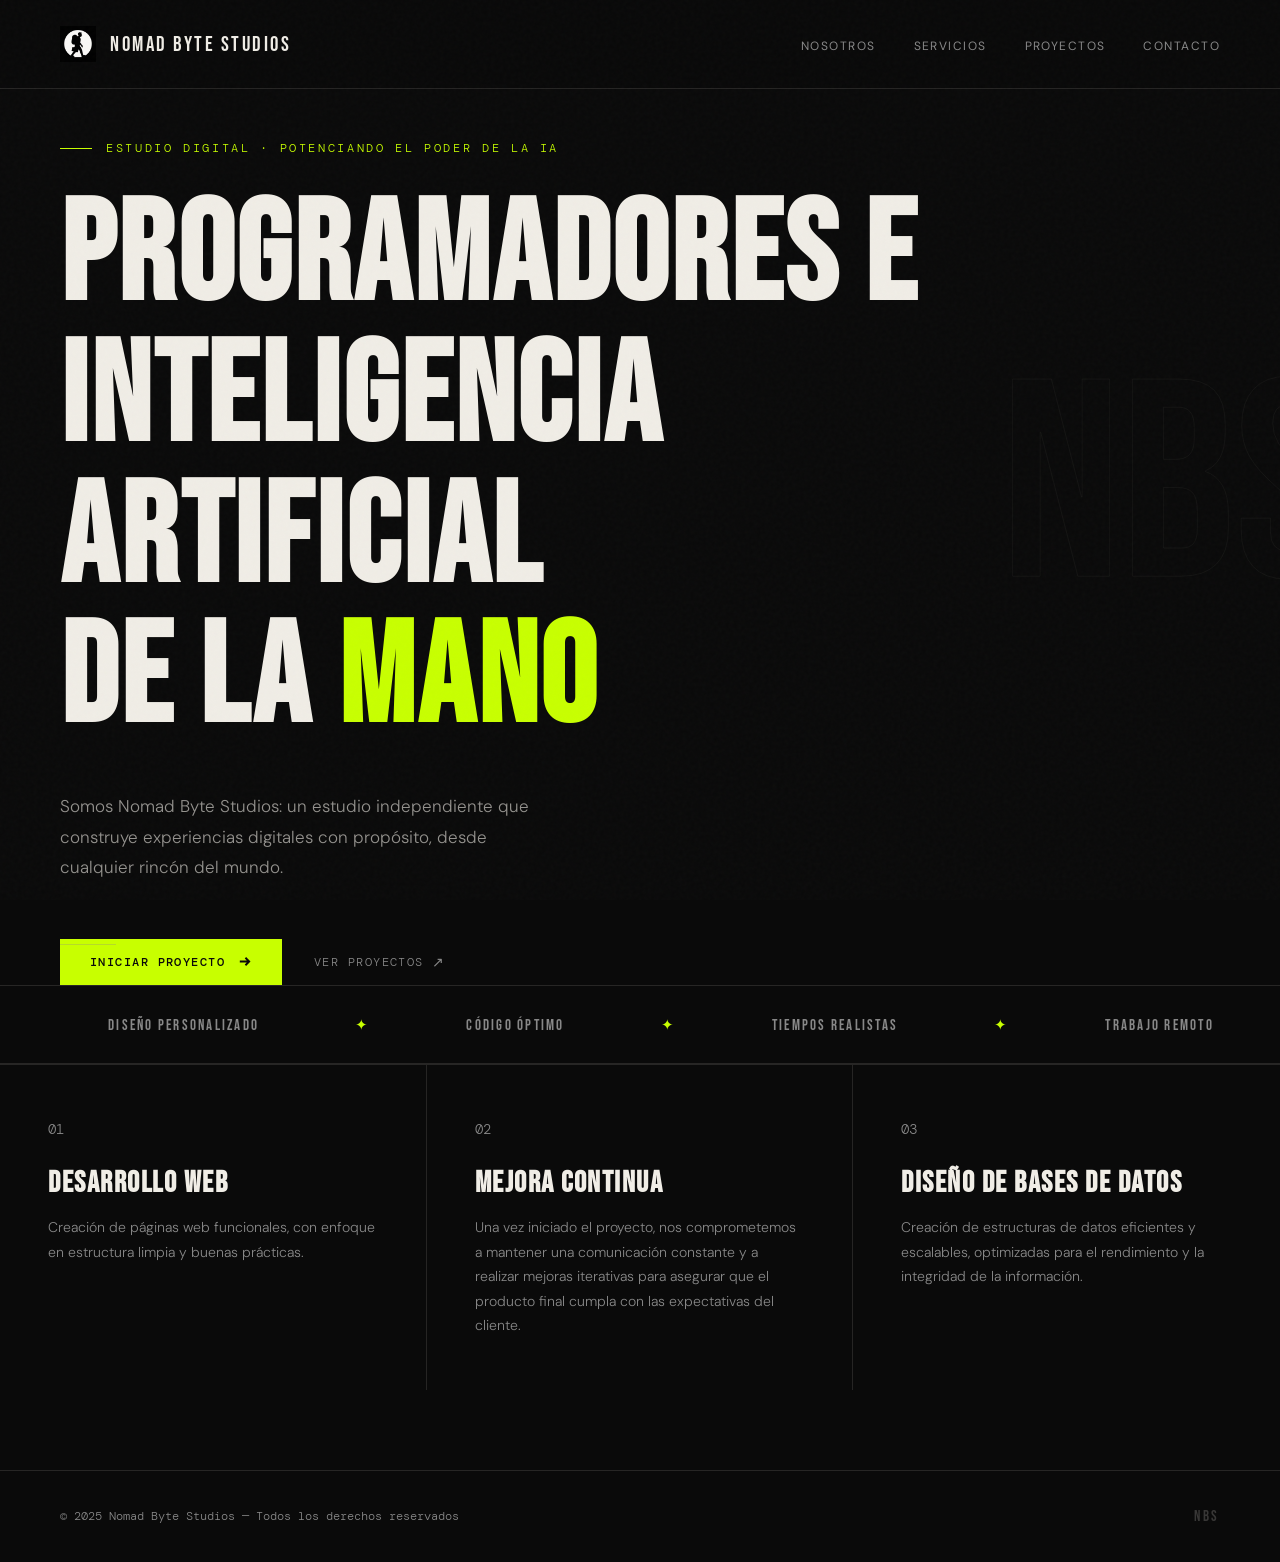
<file: index.html>
<!DOCTYPE html>
<html lang="es">
<head>
  <meta charset="UTF-8">
  <meta name="viewport" content="width=device-width, initial-scale=1.0">
  <title>Nomad Byte Studios — Inicio</title>
  <link rel="icon" type="image/png" href="assets/icono.png">
  <link rel="stylesheet" href="css/global.css">
  <link rel="stylesheet" href="css/inicio.css">
</head>
<body>

  <nav>
    <a href="index.html" class="nav-logo">
      <img src="assets/logo.png" alt="Nomad Byte Studios Logo">
      <span class="nav-logo-text">Nomad Byte Studios</span>
    </a>
    <button class="nav-toggle">
      <span></span>
      <span></span>
      <span></span>
    </button>
    <ul class="nav-links">
      <li><a href="nosotros.html">Nosotros</a></li>
      <li><a href="servicios.html">Servicios</a></li>
      <li><a href="proyectos.html">Proyectos</a></li>
      <li><a href="contacto.html">Contacto</a></li>
    </ul>
  </nav>

  <!-- Hero -->
  <section class="hero-section">
    <span class="hero-bg-text">NBS</span>

    <div class="hero-content anim-fade-up">
      <p class="hero-tag">Estudio digital · Potenciando el poder de la IA</p>
      <h1 class="hero-title">
        Programadores e<br>
        Inteligencia Artificial<br>
        de la <span class="accent">mano</span>
      </h1>
      <p class="hero-desc">
        Somos Nomad Byte Studios: un estudio independiente que construye experiencias
        digitales con propósito, desde cualquier rincón del mundo.
      </p>
      <div class="hero-actions">
        <a href="contacto.html" class="btn">
          Iniciar proyecto
          <svg viewBox="0 0 16 16" fill="none" stroke="currentColor" stroke-width="2">
            <path d="M3 8h10M9 4l4 4-4 4"/>
          </svg>
        </a>
        <a href="proyectos.html" class="hero-link">Ver proyectos</a>
      </div>
    </div>

    <div class="scroll-hint">
      <span class="scroll-line"></span>
    </div>
  </section>

  <!-- Marquee strip -->
  <div class="manifesto-strip">
    <div class="manifesto-inner">
      <span>Diseño personalizado</span>
      <span class="accent-dot">✦</span>
      <span>Código óptimo</span>
      <span class="accent-dot">✦</span>
      <span>Tiempos realistas</span>
      <span class="accent-dot">✦</span>
      <span>Trabajo remoto</span>
      <span class="accent-dot">✦</span>
      <span>Soluciones digitales</span>
      <span class="accent-dot">✦</span>
      <span>Sin fronteras</span>
      <span class="accent-dot">✦</span>
      <span>Diseño personalizado</span>
      <span class="accent-dot">✦</span>
      <span>Código óptimo</span>
      <span class="accent-dot">✦</span>
      <span>Tiempos realistas</span>
      <span class="accent-dot">✦</span>
      <span>Trabajo remoto</span>
      <span class="accent-dot">✦</span>
      <span>Soluciones digitales</span>
      <span class="accent-dot">✦</span>
      <span>Sin fronteras</span>
      <span class="accent-dot">✦</span>
    </div>
  </div>

<!-- Featured pillars -->
<div class="home-features">
  <div class="home-feature anim-fade-up anim-delay-1">
    <p class="home-feature-num">01</p>
    <h3>Desarrollo Web </h3>
    <p>Creación de páginas web funcionales, con enfoque en estructura limpia y buenas prácticas.</p>
  </div>

  <div class="home-feature anim-fade-up anim-delay-2">
    <p class="home-feature-num">02</p>
    <h3>Mejora Continua</h3>
    <p>Una vez iniciado el proyecto, nos comprometemos a mantener una comunicación constante y a realizar mejoras iterativas para asegurar que el producto final cumpla con las expectativas del cliente.</p>
  </div>

  <div class="home-feature anim-fade-up anim-delay-3">
    <p class="home-feature-num">03</p>
    <h3>Diseño de Bases de Datos</h3>
    <p>Creación de estructuras de datos eficientes y escalables, optimizadas para el rendimiento y la integridad de la información.</p>
  </div>
</div>

  <footer>
    <p>© 2025 Nomad Byte Studios — Todos los derechos reservados</p>
    <span class="footer-mark">NBS</span>
  </footer>

  <script src="js/nav.js"></script>
</body>
</html>
</file>
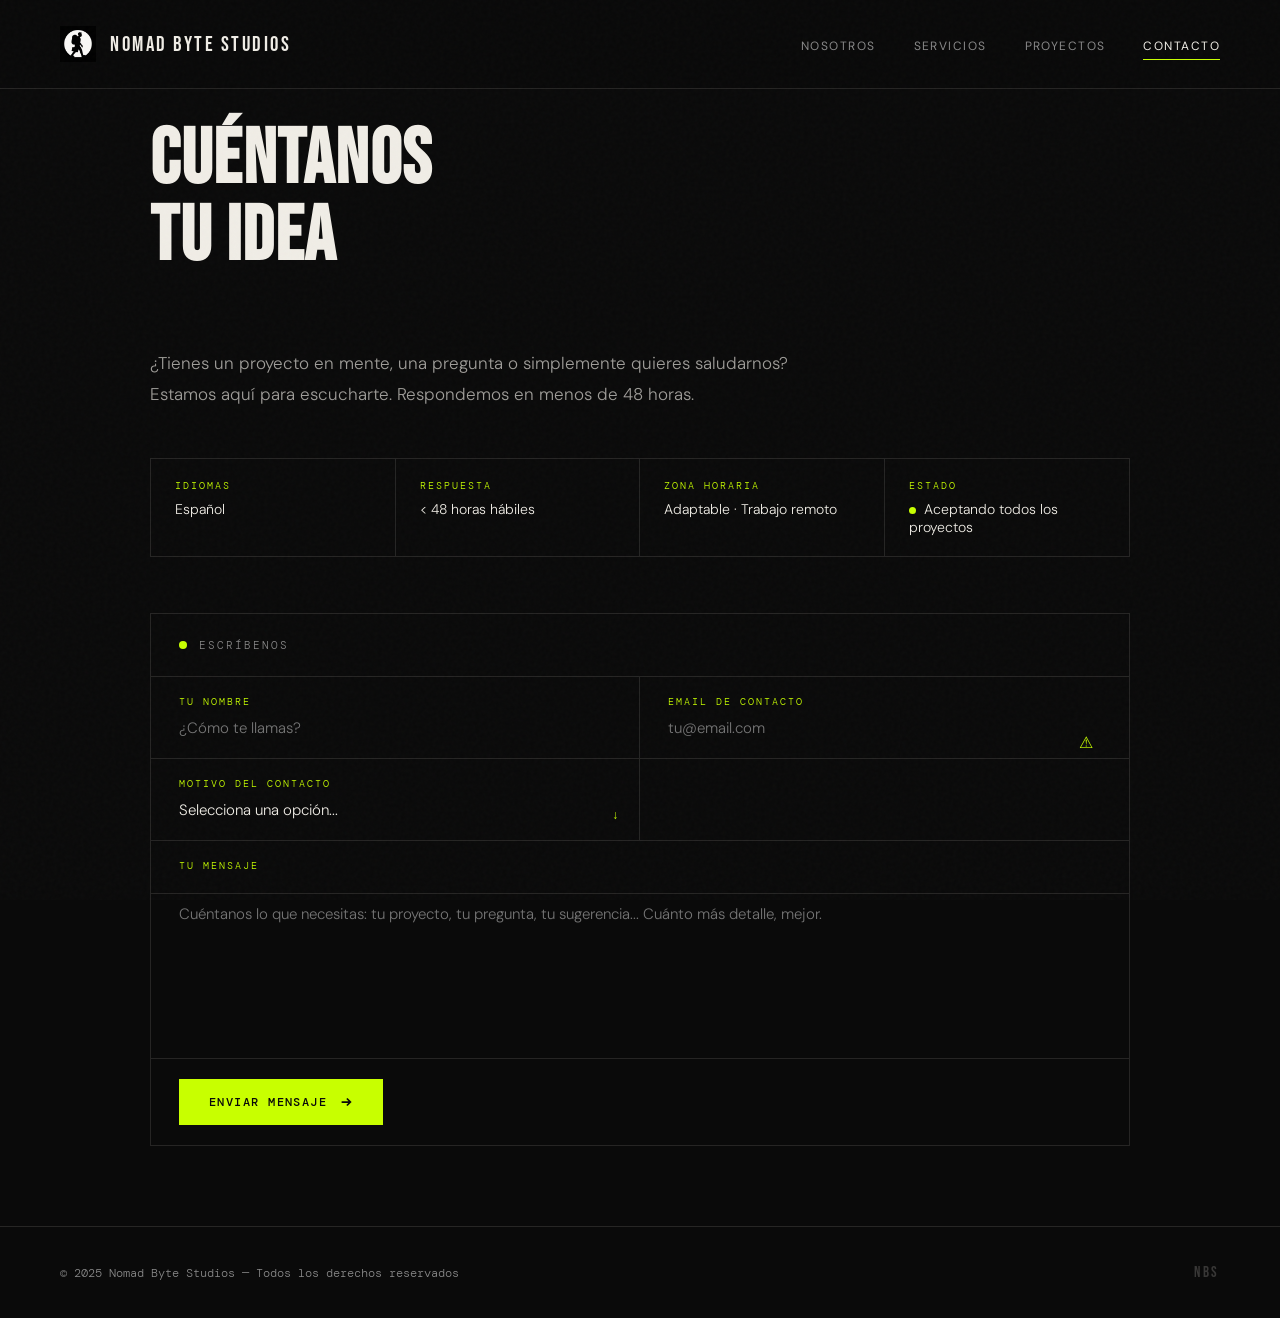
<file: contacto.html>
<!DOCTYPE html>
<html lang="es">
<head>
  <meta charset="UTF-8">
  <meta name="viewport" content="width=device-width, initial-scale=1.0">
  <title>Nomad Byte Studios — Contacto</title>
  <link rel="icon" type="image/png" href="assets/icono.png">
  <link rel="stylesheet" href="css/global.css">
  <link rel="stylesheet" href="css/contacto.css">
</head>
<body>

  <nav>
    <a href="index.html" class="nav-logo">
      <img src="assets/logo.png" alt="Nomad Byte Studios Logo">
      <span class="nav-logo-text">Nomad Byte Studios</span>
    </a>
    <button class="nav-toggle">
      <span></span>
      <span></span>
      <span></span>
    </button>
    <ul class="nav-links">
      <li><a href="nosotros.html">Nosotros</a></li>
      <li><a href="servicios.html">Servicios</a></li>
      <li><a href="proyectos.html">Proyectos</a></li>
      <li><a href="contacto.html">Contacto</a></li>
    </ul>
  </nav>

  <main class="page contacto-wrap">

    <div class="section-header anim-fade-up">
      <br>
      <br>
      <h1 class="section-title">Cuéntanos<br>tu idea</h1>
    </div>

    <p class="contact-lead anim-fade-up anim-delay-1">
      ¿Tienes un proyecto en mente, una pregunta o simplemente quieres saludarnos? Estamos aquí para escucharte. Respondemos en menos de 48 horas.
    </p>

    <!-- Info table -->
    <div class="contact-details anim-fade-up anim-delay-2">
      <div class="contact-detail-row">
        <span class="detail-key">Idiomas</span>
        <span class="detail-val">Español</span>
      </div>
      <div class="contact-detail-row">
        <span class="detail-key">Respuesta</span>
        <span class="detail-val">&lt; 48 horas hábiles</span>
      </div>
      <div class="contact-detail-row">
        <span class="detail-key">Zona horaria</span>
        <span class="detail-val">Adaptable · Trabajo remoto</span>
      </div>
      <div class="contact-detail-row">
        <span class="detail-key">Estado</span>
        <span class="detail-val"><span class="status-dot"></span>Aceptando todos los proyectos</span>
      </div>
    </div>

    <!-- Form -->
    <div class="contact-form-block anim-fade-up anim-delay-3">
      <div class="form-header">
        <div class="form-header-dot"></div>
        <span class="form-header-title">Escríbenos</span>
      </div>

      <div id="formBlock">
        <form id="contactForm">

          <div class="form-row-2">
            <div class="form-field">
              <label for="cName">Tu nombre</label>
              <input type="text" id="cName" name="name" placeholder="¿Cómo te llamas?" required>
            </div>
            <div class="form-field">
              <label for="cEmail">Email de contacto</label>
              <input type="email" id="cEmail" name="email" placeholder="tu@email.com" required>
              <button type="button" class="email-warning-tooltip" data-tooltip="Asegúrate de que el email es correcto. Usaremos este correo para responder tu contacto.">⚠</button>
            </div>
          </div>

          <div class="form-row-2">
            <div class="form-field">
              <label for="cMotivo">Motivo del contacto</label>
              <div class="select-wrapper">
                <select id="cMotivo" name="motivo">
                  <option value="">Selecciona una opción...</option>
                  <option value="Proyecto">Proyecto</option>
                  <option value="Sugerencia">Sugerencia</option>
                  <option value="Preguntas">Preguntas</option>
                  <option value="Otro">Otro</option>
                </select>
                <span class="select-arrow">↓</span>
              </div>
            </div>
            <div class="form-field" style="border-left: none;"></div>
          </div>

          <!-- Desplegables dinámicos -->
          <div id="dynamicFieldsContainer" style="display: none;">
            <div class="form-row-2">
              <div class="form-field" id="fieldProjectType" style="display: none;">
                <label for="cProjectType">Tipo de proyecto</label>
                <div class="select-wrapper">
                  <select id="cProjectType" name="projectType">
                    <option value="">Selecciona un tipo...</option>
                    <option value="Web">Proyecto Web</option>
                    <option value="App">Proyecto App</option>
                    <option value="DB">Proyecto Base de Datos</option>
                    <option value="Branding Digital">Branding Digital</option>
                  </select>
                  <span class="select-arrow">↓</span>
                </div>
              </div>
              <div class="form-field" id="fieldBudget" style="display: none;">
                <label for="cBudget">Presupuesto estimado</label>
                <div class="select-wrapper">
                  <select id="cBudget" name="budget">
                    <option value="">Selecciona un rango...</option>
                    <option>Menos de 50 €</option>
                    <option>50 € – 100 €</option>
                    <option>100 € – 1.000 €</option>
                    <option>Más de 1.000 €</option>
                    <option>Por definir</option>
                  </select>
                  <span class="select-arrow">↓</span>
                </div>
              </div>
            </div>
          </div>

          <!-- FAQ inline -->
          <div id="faqInForm" class="faq-section-inline" style="display: none;">
            <p class="faq-title-inline">// Preguntas frecuentes</p>
            <div class="faq-list">
              <div class="faq-item">
                <button class="faq-question">¿Trabajáis con clientes internacionales?<span>+</span></button>
                <div class="faq-answer"><p>Sí, absolutamente. Trabajamos con clientes de cualquier país. La comunicación es nuestra prioridad, independientemente de la distancia.</p></div>
              </div>
              <div class="faq-item">
                <button class="faq-question">¿Cuánto cuesta un proyecto?<span>+</span></button>
                <div class="faq-answer"><p>Cada proyecto es único, por lo que no tenemos tarifas fijas. Tras recibir tu idea, preparamos un presupuesto detallado y adaptado a tus necesidades y presupuesto disponible.</p></div>
              </div>
              <div class="faq-item">
                <button class="faq-question">¿Cuánto tiempo tarda un proyecto?<span>+</span></button>
                <div class="faq-answer"><p>Depende de la magnitud. Un proyecto preliminar puede estar en 1 semana, un proyecto completo y estructurado puede tardar más de 4 semanas.</p></div>
              </div>
              <div class="faq-item">
                <button class="faq-question">¿Qué necesito para empezar?<span>+</span></button>
                <div class="faq-answer"><p>Solo necesitas una idea y ganas de comunicarla. Cuéntanos qué quieres construir, para quién y con qué objetivo. El resto lo resolvemos juntos sin compromiso.</p></div>
              </div>
            </div>
          </div>

          <div class="form-field form-field-full">
            <label for="cMessage">Tu mensaje</label>
            <br>
            <textarea id="cMessage" name="message" placeholder="Cuéntanos lo que necesitas: tu proyecto, tu pregunta, tu sugerencia... Cuánto más detalle, mejor." required></textarea>
          </div>

          <div id="formError" class="form-error-box"></div>

          <div class="form-footer">
            <button type="submit" class="btn" id="submitBtn">
              <span id="submitLabel">Enviar mensaje</span>
              <svg viewBox="0 0 16 16" fill="none" stroke="currentColor" stroke-width="2" style="width:14px">
                <path d="M3 8h10M9 4l4 4-4 4"/>
              </svg>
            </button>
          </div>
        </form>
      </div>

      <!-- Success -->
      <div class="form-success-overlay" id="formSuccess">
        <div class="success-icon">✦</div>
        <h3 class="success-title">¡Mensaje enviado!</h3>
        <p class="success-body">Tu mensaje ha sido enviado correctamente. Te responderemos tan pronto como podamos.</p>
      </div>
    </div>

  </main>

  <footer>
    <p>© 2025 Nomad Byte Studios — Todos los derechos reservados</p>
    <span class="footer-mark">NBS</span>
  </footer>

  <script src="js/nav.js"></script>
  <script src="js/contacto.js"></script>
</body>
</html>
</file>
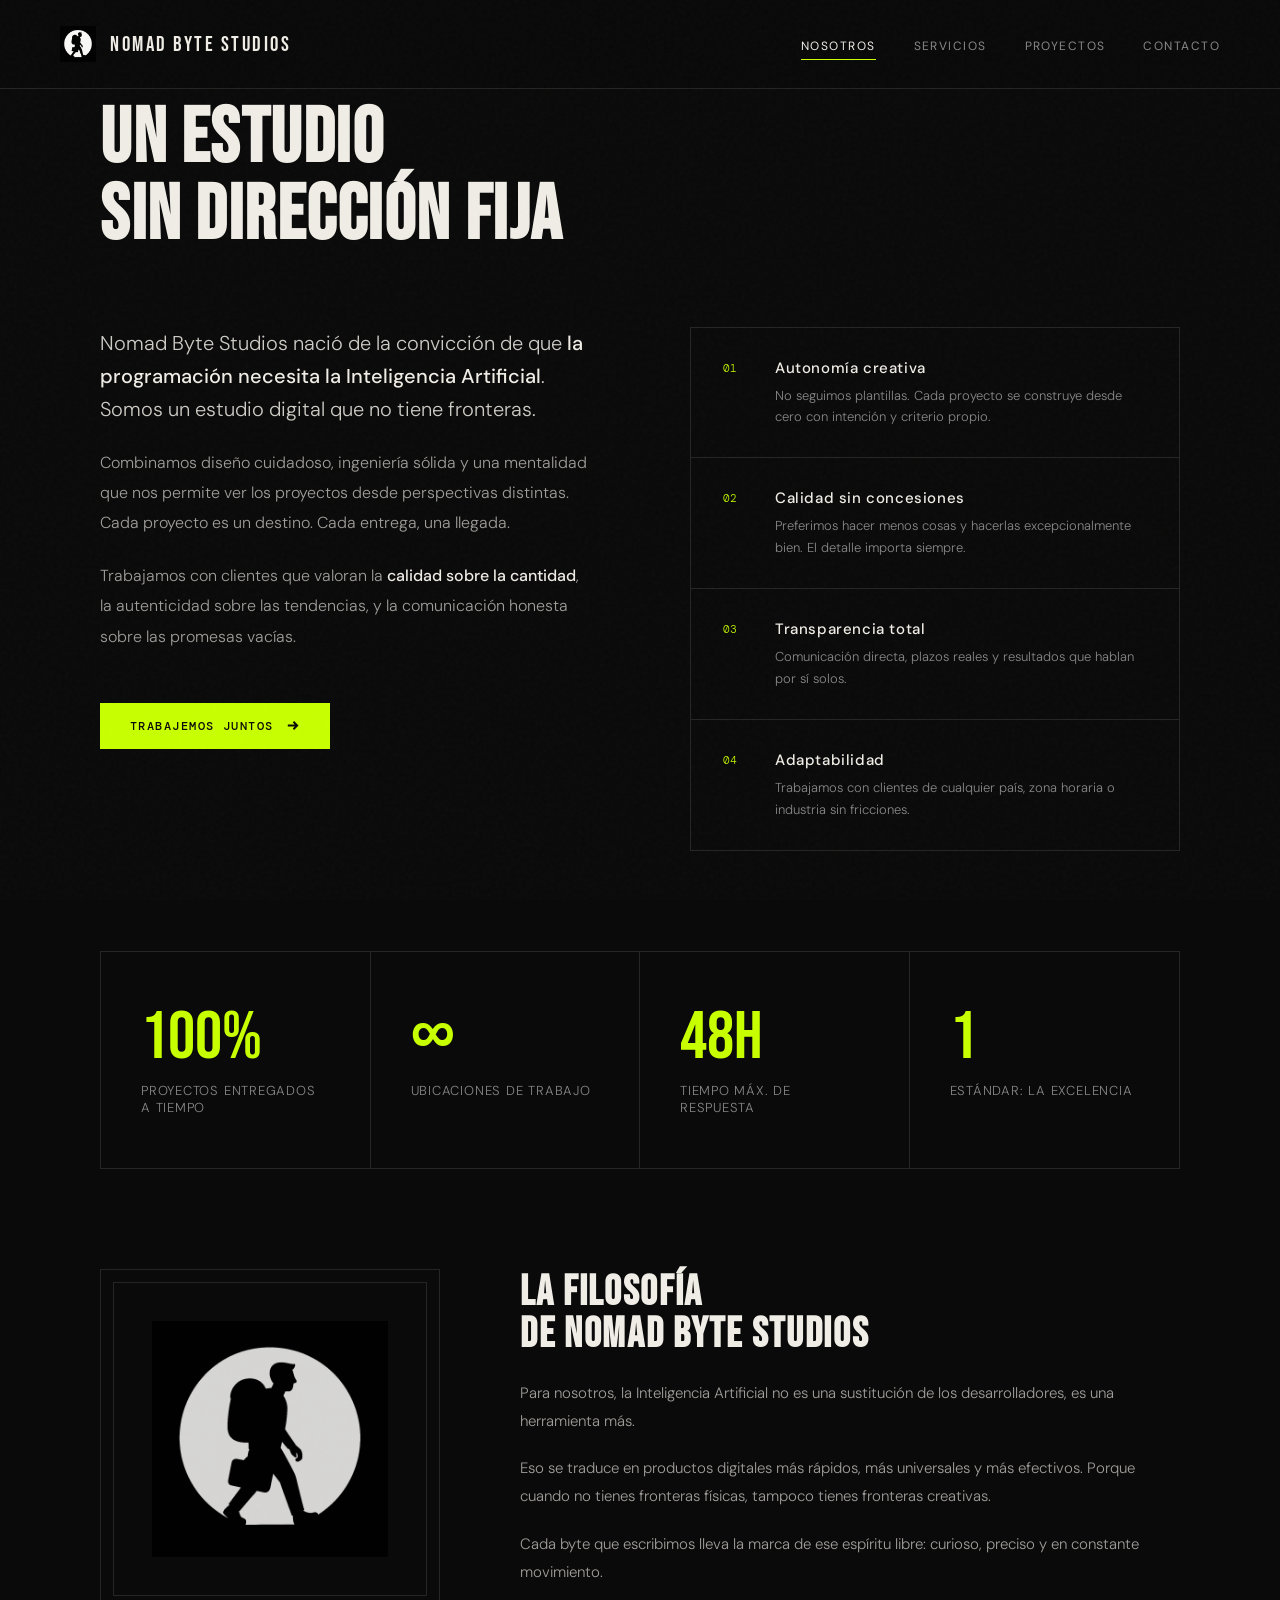
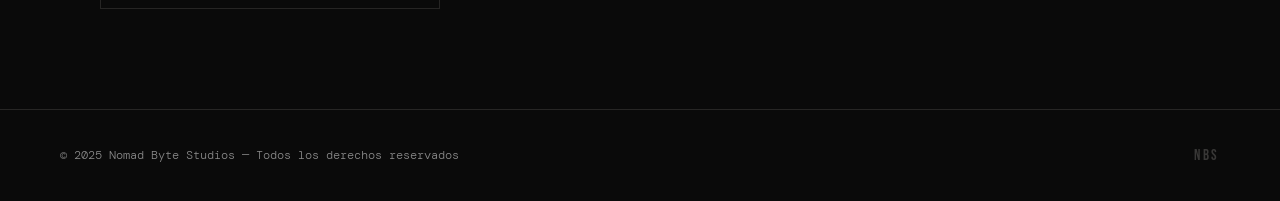
<file: nosotros.html>
<!DOCTYPE html>
<html lang="es">
<head>
  <meta charset="UTF-8">
  <meta name="viewport" content="width=device-width, initial-scale=1.0">
  <title>Nomad Byte Studios — Nosotros</title>
  <link rel="icon" type="image/png" href="assets/icono.png">
  <link rel="stylesheet" href="css/global.css">
  <link rel="stylesheet" href="css/nosotros.css">
</head>
<body>

  <nav>
    <a href="index.html" class="nav-logo">
      <img src="assets/logo.png" alt="Nomad Byte Studios Logo">
      <span class="nav-logo-text">Nomad Byte Studios</span>
    </a>
    <button class="nav-toggle">
      <span></span>
      <span></span>
      <span></span>
    </button>
    <ul class="nav-links">
      <li><a href="nosotros.html">Nosotros</a></li>
      <li><a href="servicios.html">Servicios</a></li>
      <li><a href="proyectos.html">Proyectos</a></li>
      <li><a href="contacto.html">Contacto</a></li>
    </ul>
  </nav>

  <main class="page nosotros-wrap">

    <div class="section-header anim-fade-up">
      <br>
      <h1 class="section-title">Un estudio<br>sin dirección fija</h1>
    </div>

    <!-- About intro -->
    <div class="about-intro">
      <div class="about-text anim-fade-up anim-delay-1">
        <p>Nomad Byte Studios nació de la convicción de que <strong>la programación necesita la Inteligencia Artificial</strong>. Somos un estudio digital que no tiene fronteras.</p>
        <p>Combinamos diseño cuidadoso, ingeniería sólida y una mentalidad que nos permite ver los proyectos desde perspectivas distintas. Cada proyecto es un destino. Cada entrega, una llegada.</p>
        <p>Trabajamos con clientes que valoran la <strong>calidad sobre la cantidad</strong>, la autenticidad sobre las tendencias, y la comunicación honesta sobre las promesas vacías.</p>
        <br>
        <a href="contacto.html" class="btn" style="margin-top:8px;">
          Trabajemos juntos
          <svg viewBox="0 0 16 16" fill="none" stroke="currentColor" stroke-width="2" style="width:15px">
            <path d="M3 8h10M9 4l4 4-4 4"/>
          </svg>
        </a>
      </div>

      <div class="values-list anim-fade-up anim-delay-2">
        <div class="value-row">
          <span class="value-index">01</span>
          <div class="value-body">
            <h4>Autonomía creativa</h4>
            <p>No seguimos plantillas. Cada proyecto se construye desde cero con intención y criterio propio.</p>
          </div>
        </div>
        <div class="value-row">
          <span class="value-index">02</span>
          <div class="value-body">
            <h4>Calidad sin concesiones</h4>
            <p>Preferimos hacer menos cosas y hacerlas excepcionalmente bien. El detalle importa siempre.</p>
          </div>
        </div>
        <div class="value-row">
          <span class="value-index">03</span>
          <div class="value-body">
            <h4>Transparencia total</h4>
            <p>Comunicación directa, plazos reales y resultados que hablan por sí solos.</p>
          </div>
        </div>
        <div class="value-row">
          <span class="value-index">04</span>
          <div class="value-body">
            <h4>Adaptabilidad</h4>
            <p>Trabajamos con clientes de cualquier país, zona horaria o industria sin fricciones.</p>
          </div>
        </div>
      </div>
    </div>

    <!-- Stats -->
    <div class="stats-bar">
      <div class="stat-block">
        <div class="stat-number">100%</div>
        <div class="stat-desc">Proyectos entregados a tiempo</div>
      </div>
      <div class="stat-block">
        <div class="stat-number">∞</div>
        <div class="stat-desc">Ubicaciones de trabajo</div>
      </div>
      <div class="stat-block">
        <div class="stat-number">48h</div>
        <div class="stat-desc">Tiempo máx. de respuesta</div>
      </div>
      <div class="stat-block">
        <div class="stat-number">1</div>
        <div class="stat-desc">Estándar: la excelencia</div>
      </div>
    </div>

    <!-- Philosophy -->
    <div class="philosophy-section">
      <div class="philosophy-visual">
        <img src="assets/logo.png" alt="Nomad Byte Studios">
      </div>
      <div class="philosophy-text">
        <h3>La filosofía<br>de Nomad Byte Studios</h3>
        <p>Para nosotros, la Inteligencia Artificial no es una sustitución de los desarrolladores, es una herramienta más. </p>
        <p>Eso se traduce en productos digitales más rápidos, más universales y más efectivos. Porque cuando no tienes fronteras físicas, tampoco tienes fronteras creativas.</p>
        <p>Cada byte que escribimos lleva la marca de ese espíritu libre: curioso, preciso y en constante movimiento.</p>
      </div>
    </div>

  </main>

  <footer>
    <p>© 2025 Nomad Byte Studios — Todos los derechos reservados</p>
    <span class="footer-mark">NBS</span>
  </footer>

  <script src="js/nav.js"></script>
</body>
</html>
</file>
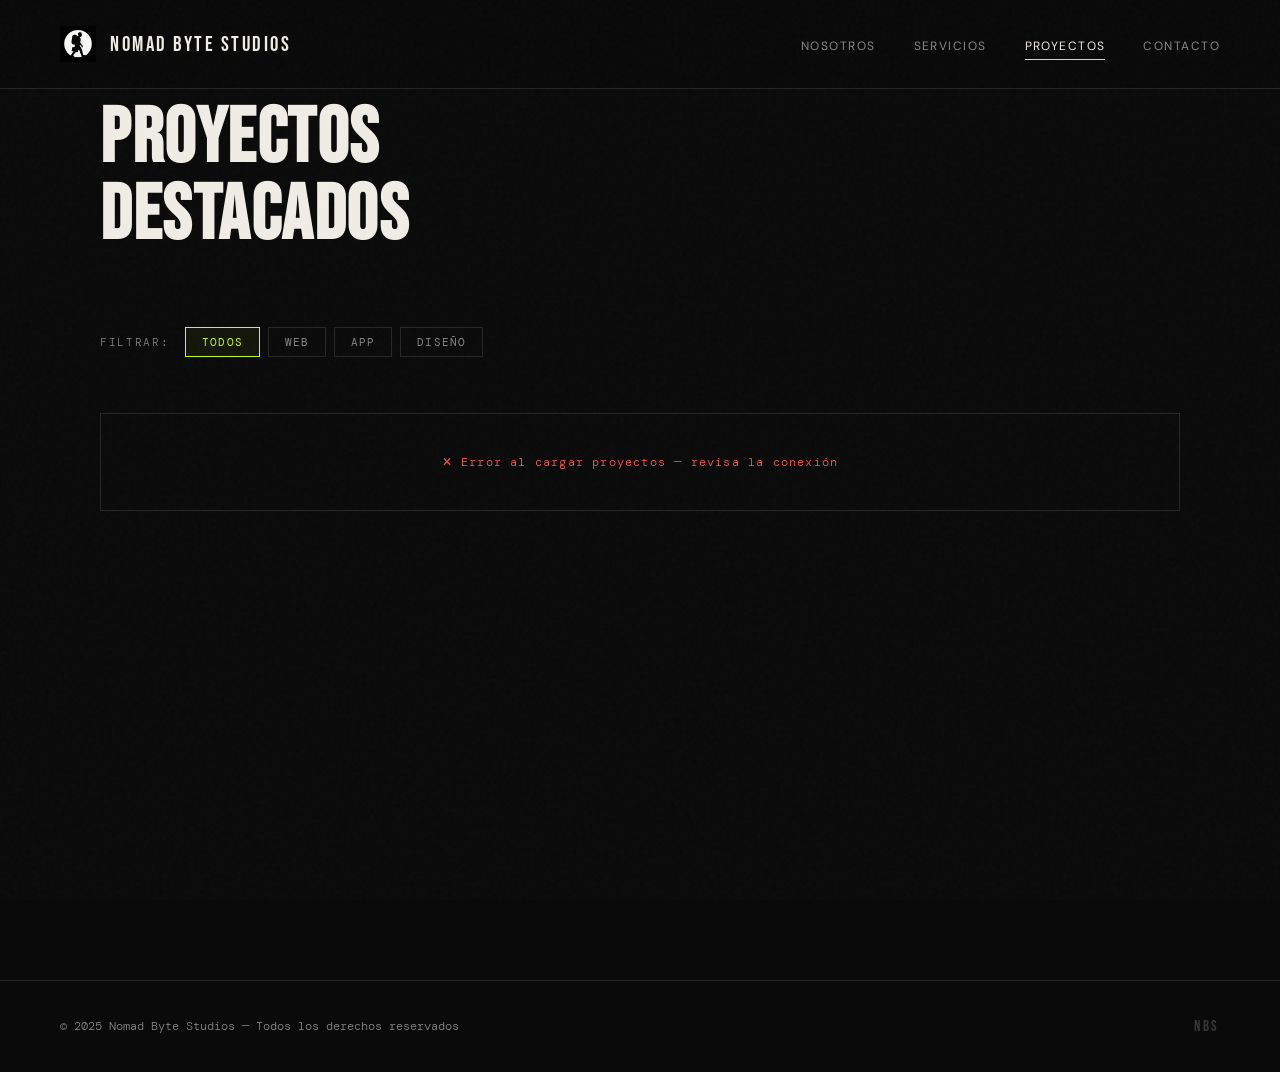
<file: proyectos.html>
<!DOCTYPE html>
<html lang="es">
<head>
  <meta charset="UTF-8">
  <meta name="viewport" content="width=device-width, initial-scale=1.0">
  <title>Nomad Byte Studios — Proyectos</title>
  <link rel="icon" type="image/png" href="assets/icono.png">
  <link rel="stylesheet" href="css/global.css">
  <link rel="stylesheet" href="css/proyectos.css">
</head>
<body>

  <nav>
    <a href="index.html" class="nav-logo">
      <img src="assets/logo.png" alt="Nomad Byte Studios Logo">
      <span class="nav-logo-text">Nomad Byte Studios</span>
    </a>
    <button class="nav-toggle">
      <span></span>
      <span></span>
      <span></span>
    </button>
    <ul class="nav-links">
      <li><a href="nosotros.html">Nosotros</a></li>
      <li><a href="servicios.html">Servicios</a></li>
      <li><a href="proyectos.html">Proyectos</a></li>
      <li><a href="contacto.html">Contacto</a></li>
    </ul>
  </nav>

  <main class="page proyectos-wrap">

    <div class="section-header anim-fade-up">
      <br>
      <h1 class="section-title">Proyectos<br>destacados</h1>
    </div>

    <div id="featured-container"></div>

    <div class="filter-bar">
      <span class="filter-label">Filtrar:</span>
      <button class="filter-btn active" data-filter="all">Todos</button>
      <button class="filter-btn" data-filter="web">Web</button>
      <button class="filter-btn" data-filter="app">App</button>
      <button class="filter-btn" data-filter="design">Diseño</button>
    </div>

    <div class="projects-table" id="projects-table"></div>

  </main>

  <footer>
    <p>© 2025 Nomad Byte Studios — Todos los derechos reservados</p>
    <span class="footer-mark">NBS</span>
  </footer>

  <script src="js/nav.js"></script>
  <script src="js/proyectos.js"></script>
</body>
</html>
</file>
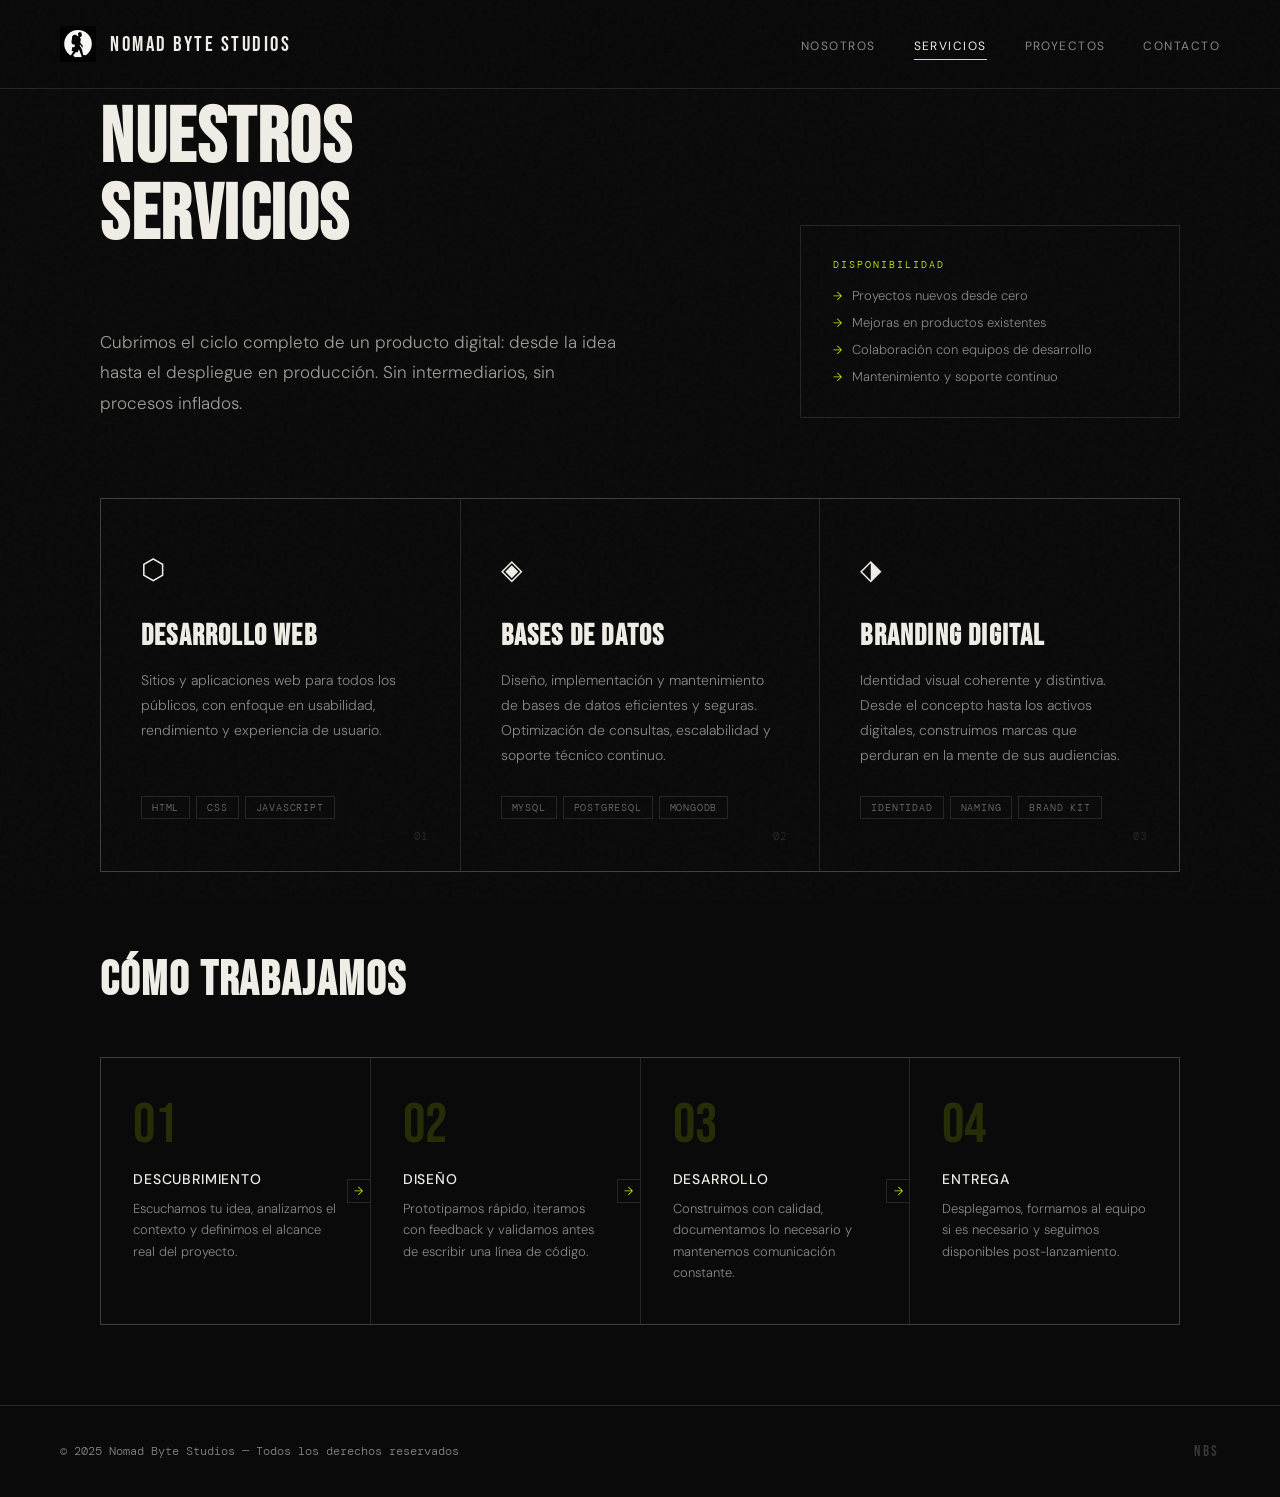
<file: servicios.html>
<!DOCTYPE html>
<html lang="es">
<head>
  <meta charset="UTF-8">
  <meta name="viewport" content="width=device-width, initial-scale=1.0">
  <title>Nomad Byte Studios — Servicios</title>
  <link rel="icon" type="image/png" href="assets/icono.png">
  <link rel="stylesheet" href="css/global.css">
  <link rel="stylesheet" href="css/servicios.css">
</head>
<body>

  <nav>
    <a href="index.html" class="nav-logo">
      <img src="assets/logo.png" alt="Nomad Byte Studios Logo">
      <span class="nav-logo-text">Nomad Byte Studios</span>
    </a>
    <button class="nav-toggle">
      <span></span>
      <span></span>
      <span></span>
    </button>
    <ul class="nav-links">
      <li><a href="nosotros.html">Nosotros</a></li>
      <li><a href="servicios.html">Servicios</a></li>
      <li><a href="proyectos.html">Proyectos</a></li>
      <li><a href="contacto.html">Contacto</a></li>
    </ul>
  </nav>

  <main class="page servicios-wrap">

    <div class="servicios-intro">
      <div>
        <div class="section-header anim-fade-up">
          <br>
          <h1 class="section-title">Nuestros<br>servicios</h1>
        </div>
        <p style="font-size:17px; line-height:1.8; color:rgba(240,237,230,0.65); max-width:520px;">
          Cubrimos el ciclo completo de un producto digital: desde la idea hasta el despliegue en producción. Sin intermediarios, sin procesos inflados.
        </p>
      </div>
      <div class="servicios-aside anim-fade-up anim-delay-2">
        <p class="aside-label">Disponibilidad</p>
        <ul class="aside-list">
          <li>Proyectos nuevos desde cero</li>
          <li>Mejoras en productos existentes</li>
          <li>Colaboración con equipos de desarrollo</li>
          <li>Mantenimiento y soporte continuo</li>
        </ul>
      </div>
    </div>

    <!-- Services grid -->
    <div class="services-grid">
      <div class="service-card">
        <span class="service-icon">⬡</span>
        <h3>Desarrollo Web</h3>
        <p>Sitios y aplicaciones web para todos los públicos, con enfoque en usabilidad, rendimiento y experiencia de usuario.</p>
        <div class="service-tags">
          <span class="service-tag">HTML</span>
          <span class="service-tag">CSS</span>
          <span class="service-tag">JavaScript</span>
        </div>
        <span class="service-num">01</span>
      </div>
      <div class="service-card">
        <span class="service-icon">◈</span>
        <h3>Bases de Datos</h3>
        <p>Diseño, implementación y mantenimiento de bases de datos eficientes y seguras. Optimización de consultas, escalabilidad y soporte técnico continuo.</p>
        <div class="service-tags">
          <span class="service-tag">MySQL</span>
          <span class="service-tag">PostgreSQL</span>
          <span class="service-tag">MongoDB</span>
        </div>
        <span class="service-num">02</span>
      </div>
      <div class="service-card">
        <span class="service-icon">⬗</span>
        <h3>Branding Digital</h3>
        <p>Identidad visual coherente y distintiva. Desde el concepto hasta los activos digitales, construimos marcas que perduran en la mente de sus audiencias.</p>
        <div class="service-tags">
          <span class="service-tag">Identidad</span>
          <span class="service-tag">Naming</span>
          <span class="service-tag">Brand Kit</span>
        </div>
        <span class="service-num">03</span>
      </div>
    </div>

    <!-- Process -->
    <div class="process-section">
      <h2>Cómo trabajamos</h2>
      <div class="process-steps">
        <div class="process-step">
          <div class="process-step-num">01</div>
          <h4>Descubrimiento</h4>
          <p>Escuchamos tu idea, analizamos el contexto y definimos el alcance real del proyecto.</p>
          <span class="process-step-arrow">→</span>
        </div>
        <div class="process-step">
          <div class="process-step-num">02</div>
          <h4>Diseño</h4>
          <p>Prototipamos rápido, iteramos con feedback y validamos antes de escribir una línea de código.</p>
          <span class="process-step-arrow">→</span>
        </div>
        <div class="process-step">
          <div class="process-step-num">03</div>
          <h4>Desarrollo</h4>
          <p>Construimos con calidad, documentamos lo necesario y mantenemos comunicación constante.</p>
          <span class="process-step-arrow">→</span>
        </div>
        <div class="process-step">
          <div class="process-step-num">04</div>
          <h4>Entrega</h4>
          <p>Desplegamos, formamos al equipo si es necesario y seguimos disponibles post-lanzamiento.</p>
          <span class="process-step-arrow">→</span>
        </div>
      </div>
    </div>

  </main>

  <footer>
    <p>© 2025 Nomad Byte Studios — Todos los derechos reservados</p>
    <span class="footer-mark">NBS</span>
  </footer>

  <script src="js/nav.js"></script>
</body>
</html>
</file>
<file: css/global.css>
/* =========================================
   NOMAD BYTE STUDIOS — Global Styles
   ========================================= */

@import url('https://fonts.googleapis.com/css2?family=Bebas+Neue&family=DM+Sans:ital,wght@0,300;0,400;0,500;1,300&family=DM+Mono:wght@400;500&display=swap');

/* ---- Variables ---- */
:root {
  --black:     #0a0a0a;
  --off-white: #f0ede6;
  --accent:    #c8ff00;
  --gray:      #888888;
  --border:    rgba(240, 237, 230, 0.12);
  --font-display: 'Bebas Neue', sans-serif;
  --font-body:    'DM Sans', sans-serif;
  --font-mono:    'DM Mono', monospace;
  --nav-height: 89px; /* altura del nav fijo */
}

/* ---- Reset ---- */
*, *::before, *::after {
  box-sizing: border-box;
  margin: 0;
  padding: 0;
}

html { scroll-behavior: smooth; }

body {
  background: var(--black);
  color: var(--off-white);
  font-family: var(--font-body);
  font-weight: 300;
  overflow-x: hidden;
  min-height: 100vh;
}

a { text-decoration: none; color: inherit; }

/* ---- Noise overlay ---- */
body::after {
  content: '';
  position: fixed;
  inset: 0;
  background-image: url("data:image/svg+xml,%3Csvg viewBox='0 0 256 256' xmlns='http://www.w3.org/2000/svg'%3E%3Cfilter id='n'%3E%3CfeTurbulence type='fractalNoise' baseFrequency='0.9' numOctaves='4' stitchTiles='stitch'/%3E%3C/filter%3E%3Crect width='100%25' height='100%25' filter='url(%23n)'/%3E%3C/svg%3E");
  opacity: 0.025;
  pointer-events: none;
  z-index: 9000;
}

/* ---- Navigation ---- */
nav {
  position: fixed;
  top: 0; left: 0; right: 0;
  z-index: 500;
  display: flex;
  justify-content: space-between;
  align-items: center;
  padding: 20px 60px;
  border-bottom: 1px solid var(--border);
  background: rgba(10, 10, 10, 0.88);
  backdrop-filter: blur(18px);
  min-height: var(--nav-height);
}

.nav-logo {
  display: flex;
  align-items: center;
  gap: 14px;
}

.nav-logo img {
  width: 36px;
  height: 36px;
  object-fit: contain;
}

.nav-logo-text {
  font-family: var(--font-display);
  font-size: 21px;
  letter-spacing: 0.12em;
  color: var(--off-white);
}

.nav-links {
  display: flex;
  gap: 38px;
  list-style: none;
}

.nav-links a {
  color: var(--gray);
  font-size: 12px;
  letter-spacing: 0.12em;
  text-transform: uppercase;
  font-weight: 400;
  transition: color 0.25s;
  position: relative;
  padding-bottom: 4px;
}

.nav-links a::after {
  content: '';
  position: absolute;
  bottom: -2px; left: 0;
  width: 0; height: 1px;
  background: var(--accent);
  transition: width 0.3s ease;
}

.nav-links a:hover  { color: var(--off-white); }
.nav-links a.active { color: var(--off-white); }
.nav-links a:hover::after,
.nav-links a.active::after { width: 100%; }

/* ---- Page wrapper ---- */
.page {
  min-height: 100vh;
  padding-top: calc(var(--nav-height) + 40px);
}

/* ---- Section header ---- */
.section-header {
  margin-bottom: 72px;
}

.section-tag {
  font-family: var(--font-mono);
  font-size: 11px;
  letter-spacing: 0.25em;
  color: var(--accent);
  text-transform: uppercase;
  margin-bottom: 18px;
}

.section-title {
  font-family: var(--font-display);
  font-size: clamp(52px, 6vw, 92px);
  line-height: 1;
  letter-spacing: 0.02em;
  word-wrap: break-word;
  overflow-wrap: break-word;
}

/* ---- Footer ---- */
footer {
  border-top: 1px solid var(--border);
  padding: 36px 60px;
  display: flex;
  justify-content: space-between;
  align-items: center;
  margin-top: 80px;
}

footer p {
  font-size: 12px;
  color: var(--gray);
  font-family: var(--font-mono);
  line-height: 1.4;
}

.footer-mark {
  font-family: var(--font-display);
  font-size: 15px;
  letter-spacing: 0.18em;
  color: rgba(240, 237, 230, 0.2);
  white-space: nowrap;
}

@media (max-width: 600px) {
  footer p {
    font-size: 11px;
  }
  .footer-mark {
    font-size: 13px;
  }
}

/* ---- Animations ---- */
@keyframes fadeUp {
  from { opacity: 0; transform: translateY(36px); }
  to   { opacity: 1; transform: translateY(0); }
}

@keyframes fadeIn {
  from { opacity: 0; }
  to   { opacity: 1; }
}

.anim-fade-up  { animation: fadeUp  0.85s ease both; }
.anim-fade-in  { animation: fadeIn  0.6s  ease both; }
.anim-delay-1  { animation-delay: 0.1s; }
.anim-delay-2  { animation-delay: 0.2s; }
.anim-delay-3  { animation-delay: 0.35s; }
.anim-delay-4  { animation-delay: 0.5s; }

/* ---- Shared CTA button ---- */
.btn {
  display: inline-flex;
  align-items: center;
  gap: 12px;
  background: var(--accent);
  color: var(--black);
  font-family: var(--font-mono);
  font-size: 12px;
  letter-spacing: 0.12em;
  text-transform: uppercase;
  padding: 15px 30px;
  font-weight: 500;
  transition: transform 0.2s, box-shadow 0.2s;
  border: none;
  cursor: pointer;
}

.btn:hover {
  transform: translate(-3px, -3px);
  box-shadow: 5px 5px 0 var(--off-white);
}

.btn svg { width: 15px; }

/* ---- Hamburger Menu ---- */
.nav-toggle {
  display: none;
  background: none;
  border: none;
  cursor: pointer;
  z-index: 600;
  padding: 8px;
}

.nav-toggle span {
  display: block;
  width: 24px;
  height: 2px;
  background: var(--off-white);
  margin: 6px 0;
  transition: all 0.3s ease;
}

.nav-toggle.active span:nth-child(1) {
  transform: rotate(45deg) translate(6px, 5px);
}

.nav-toggle.active span:nth-child(2) {
  opacity: 0;
}

.nav-toggle.active span:nth-child(3) {
  transform: rotate(-45deg) translate(6px, -5px);
}

/* ---- Responsive ---- */
@media (max-width: 860px) {
  nav {
    padding: 16px 24px;
    flex-wrap: wrap;
    min-height: auto;
  }
  
  .nav-logo { flex: 1; }
  
  .nav-toggle {
    display: block;
  }
  
  .nav-links {
    display: none;
    flex-basis: 100%;
    flex-direction: column;
    gap: 0;
    margin-top: 12px;
    padding-top: 12px;
    border-top: 1px solid var(--border);
  }
  
  .nav-links.active {
    display: flex;
  }
  
  .nav-links a {
    font-size: 11px;
    padding: 10px 0;
    position: relative;
  }
  
  .nav-links a::after {
    display: none;
  }
  
  .nav-links a.active {
    color: var(--accent);
  }
  
  footer { 
    padding: 24px 20px;
    flex-direction: column;
    gap: 12px;
    text-align: center;
  }
  
  .page { padding-top: 100px; }
}

@media (max-width: 600px) {
  nav {
    padding: 12px 16px;
    min-height: auto;
  }
  
  .nav-logo-text {
    font-size: 16px;
    letter-spacing: 0.08em;
  }
  
  .nav-logo img {
    width: 28px;
    height: 28px;
  }
  
  .nav-links {
    margin-top: 10px;
    padding-top: 10px;
  }
  
  .section-title {
    font-size: clamp(32px, 5vw, 52px);
    line-height: 1.1;
  }
  
  .btn {
    padding: 11px 22px;
    font-size: 10px;
    gap: 8px;
  }
  
  .btn svg { width: 12px; }
  
  .page { 
    padding-top: 70px;
  }
}
</file>
<file: css/inicio.css>
/* =========================================
   NOMAD BYTE STUDIOS — Inicio
   ========================================= */

.hero-section {
  min-height: 100vh;
  display: flex;
  flex-direction: column;
  justify-content: center;
  position: relative;
  overflow-x: hidden;
  overflow-y: visible;
  padding: 0 60px;
  padding-top: 140px;
}

/* Giant background text */
.hero-bg-text {
  position: absolute;
  right: -60px;
  top: 50%;
  transform: translateY(-50%);
  font-family: var(--font-display);
  font-size: clamp(200px, 22vw, 340px);
  line-height: 1;
  color: transparent;
  -webkit-text-stroke: 1px rgba(240, 237, 230, 0.04);
  user-select: none;
  pointer-events: none;
  white-space: nowrap;
  z-index: 0;
}

.hero-content {
  position: relative;
  z-index: 1;
  max-width: 860px;
}

.hero-tag {
  font-family: var(--font-mono);
  font-size: 12px;
  letter-spacing: 0.22em;
  color: var(--accent);
  text-transform: uppercase;
  margin-bottom: 32px;
  display: flex;
  align-items: center;
  gap: 14px;
}

.hero-tag::before {
  content: '';
  display: block;
  width: 32px;
  height: 1px;
  background: var(--accent);
}

.hero-title {
  font-family: var(--font-display);
  font-size: clamp(78px, 11vw, 148px);
  line-height: 1;
  letter-spacing: 0.02em;
  margin-bottom: 40px;
  word-break: break-word;
  overflow-wrap: break-word;
}

.hero-title .accent { color: var(--accent); }

.hero-desc {
  font-size: 17px;
  line-height: 1.8;
  color: rgba(240, 237, 230, 0.6);
  max-width: 480px;
  margin-bottom: 56px;
  font-weight: 300;
}

.hero-actions {
  display: flex;
  align-items: center;
  gap: 32px;
}

.hero-link {
  font-family: var(--font-mono);
  font-size: 12px;
  letter-spacing: 0.12em;
  text-transform: uppercase;
  color: var(--gray);
  text-decoration: none;
  transition: color 0.25s;
  display: flex;
  align-items: center;
  gap: 8px;
}

.hero-link::after {
  content: '↗';
  font-size: 14px;
  transition: transform 0.2s;
}

.hero-link:hover { color: var(--off-white); }
.hero-link:hover::after { transform: translate(2px, -2px); }

/* Scroll indicator */
.scroll-hint {
  position: absolute;
  bottom: 40px;
  left: 60px;
  display: flex;
  align-items: center;
  gap: 14px;
  z-index: 1;
}

.scroll-hint-text {
  font-family: var(--font-mono);
  font-size: 10px;
  letter-spacing: 0.2em;
  text-transform: uppercase;
  color: var(--gray);
}

.scroll-line {
  width: 56px;
  height: 1px;
  background: rgba(136, 136, 136, 0.3);
  position: relative;
  overflow: hidden;
}

.scroll-line::after {
  content: '';
  position: absolute;
  top: 0; left: -100%;
  width: 100%; height: 100%;
  background: var(--accent);
  animation: lineSweep 2.2s ease infinite;
}

@keyframes lineSweep {
  0%   { left: -100%; }
  100% { left: 100%; }
}

/* Manifesto strip */
.manifesto-strip {
  border-top: 1px solid var(--border);
  border-bottom: 1px solid var(--border);
  padding: 28px 60px;
  overflow: hidden;
  white-space: nowrap;
  position: relative;
}

.manifesto-inner {
  display: inline-flex;
  gap: 0;
  animation: marquee 28s linear infinite;
}

.manifesto-inner span {
  font-family: var(--font-display);
  font-size: 15px;
  letter-spacing: 0.15em;
  color: var(--gray);
  padding: 0 48px;
}

.manifesto-inner span.accent-dot { color: var(--accent); }

@keyframes marquee {
  from { transform: translateX(0); }
  to   { transform: translateX(-50%); }
}

/* Featured section on homepage */
.home-features {
  display: grid;
  grid-template-columns: repeat(3, 1fr);
  border-top: 1px solid var(--border);
}

.home-feature {
  padding: 52px 48px;
  border-right: 1px solid var(--border);
  transition: background 0.3s;
  position: relative;
  overflow: hidden;
}

.home-feature::before {
  content: '';
  position: absolute;
  top: 0; left: 0;
  height: 2px;
  width: 0;
  background: var(--accent);
  transition: width 0.4s ease;
}

.home-feature:hover { background: rgba(200, 255, 0, 0.03); }
.home-feature:hover::before { width: 100%; }
.home-feature:last-child { border-right: none; }

.home-feature-num {
  font-family: var(--font-mono);
  font-size: 11px;
  color: var(--accent);
  margin-bottom: 24px;
}

.home-feature h3 {
  font-family: var(--font-display);
  font-size: 30px;
  letter-spacing: 0.05em;
  margin-bottom: 14px;
}

.home-feature p {
  font-size: 14px;
  line-height: 1.75;
  color: var(--gray);
}

@media (max-width: 860px) {
  .hero-section { padding: 100px 24px 60px; }
  .scroll-hint { left: 24px; }
  .manifesto-strip { padding: 20px 24px; }
  .home-features { grid-template-columns: 1fr; }
  .home-feature { border-right: none; border-bottom: 1px solid var(--border); }
}

@media (max-width: 600px) {
  .hero-section { 
    padding: 20px 16px 40px;
    min-height: auto;
    padding-top: 80px;
  }
  .hero-bg-text { 
    font-size: clamp(80px, 12vw, 140px); 
    right: -30px; 
  }
  .hero-tag { 
    font-size: 10px; 
    margin-bottom: 16px; 
    gap: 10px; 
  }
  .hero-tag::before { width: 20px; }
  .hero-title { 
    font-size: clamp(32px, 7vw, 62px); 
    margin-bottom: 20px; 
    line-height: 1.1;
  }
  .hero-desc { 
    font-size: 14px; 
    line-height: 1.6;
    margin-bottom: 24px; 
  }
  .hero-actions { 
    flex-direction: column; 
    gap: 12px; 
    width: 100%; 
  }
  .hero-actions .btn { 
    width: 100%; 
    justify-content: center; 
  }
  .hero-link { font-size: 10px; }
  .scroll-hint { display: none; }
  .manifesto-strip { 
    padding: 14px 16px; 
    border-top: 1px solid var(--border);
    border-bottom: 1px solid var(--border);
  }
  .manifesto-inner span { 
    padding: 0 20px; 
    font-size: 11px; 
  }
  .home-feature { 
    padding: 24px 16px; 
    border-right: none;
    border-bottom: 1px solid var(--border);
  }
  .home-feature:last-child { 
    border-bottom: none; 
  }
  .home-feature-num { 
    font-size: 10px;
    margin-bottom: 10px; 
  }
  .home-feature h3 { 
    font-size: 18px; 
    margin-bottom: 8px; 
    line-height: 1.2;
  }
  .home-feature p { 
    font-size: 12px; 
    line-height: 1.5;
  }
}

@media (max-width: 400px) {
  .hero-section { padding: 60px 12px 30px; }
  .hero-tag { font-size: 9px; margin-bottom: 16px; }
  .hero-title { font-size: clamp(28px, 6vw, 48px); }
  .hero-desc { font-size: 13px; line-height: 1.6; }
  .manifesto-inner span { padding: 0 16px; font-size: 11px; }
  .home-feature { padding: 20px 12px; }
  .home-feature h3 { font-size: 18px; }
}
</file>
<file: css/contacto.css>
/* =========================================
   NOMAD BYTE STUDIOS — Contacto
   ========================================= */

/* Animaciones */
@keyframes slideDown {
  from {
    opacity: 0;
    max-height: 0;
    overflow: hidden;
  }
  to {
    opacity: 1;
    max-height: 1000px;
    overflow: visible;
  }
}

.anim-slide-down {
  animation: slideDown 0.4s ease forwards;
}

#dynamicFieldsContainer {
  border-bottom: 1px solid var(--border);
}

.contacto-wrap {
  padding: 80px 60px 0;
  max-width: 1100px;
  margin: 0 auto;
}

/* Lead text */
.contact-lead {
  font-size: 17px;
  line-height: 1.85;
  color: rgba(240, 237, 230, 0.65);
  margin-bottom: 48px;
  max-width: 680px;
}

/* Info table */
.contact-details {
  display: grid;
  grid-template-columns: repeat(4, 1fr);
  border: 1px solid var(--border);
  margin-bottom: 56px;
}

.contact-detail-row {
  display: flex;
  flex-direction: column;
  border-right: 1px solid var(--border);
  transition: background 0.2s;
}

.contact-detail-row:last-child { border-right: none; }
.contact-detail-row:hover { background: rgba(200, 255, 0, 0.04); }

.detail-key {
  font-family: var(--font-mono);
  font-size: 10px;
  letter-spacing: 0.2em;
  text-transform: uppercase;
  color: var(--accent);
  padding: 20px 24px 8px;
}

.detail-val {
  padding: 0 24px 20px;
  font-size: 14px;
  color: var(--off-white);
}

.status-dot {
  display: inline-block;
  width: 7px; height: 7px;
  border-radius: 50%;
  background: var(--accent);
  margin-right: 8px;
  animation: pulse 2.5s ease infinite;
}

@keyframes pulse {
  0%, 100% { opacity: 1; transform: scale(1); }
  50% { opacity: 0.5; transform: scale(0.7); }
}

/* Form block */
.contact-form-block {
  border: 1px solid var(--border);
  margin-bottom: 56px;
  position: relative;
}

.form-header {
  padding: 24px 28px;
  border-bottom: 1px solid var(--border);
  display: flex;
  align-items: center;
  gap: 12px;
}

.form-header-dot {
  width: 8px; height: 8px;
  border-radius: 50%;
  background: var(--accent);
}

.form-header-title {
  font-family: var(--font-mono);
  font-size: 11px;
  letter-spacing: 0.18em;
  text-transform: uppercase;
  color: var(--gray);
}

/* Two-column row */
.form-row-2 {
  display: grid;
  grid-template-columns: 1fr 1fr;
  border-bottom: 1px solid var(--border);
}

.form-row-2 .form-field {
  border-bottom: none;
}

.form-row-2 .form-field:first-child {
  border-right: 1px solid var(--border);
}

/* Fields */
.form-field {
  border-bottom: 1px solid var(--border);
  position: relative;
}

.form-field-full {
  border-bottom: none;
}

.form-field label {
  display: block;
  font-family: var(--font-mono);
  font-size: 10px;
  letter-spacing: 0.2em;
  text-transform: uppercase;
  color: var(--accent);
  padding: 18px 28px 0;
}

.form-field input,
.form-field textarea {
  width: 100%;
  background: transparent;
  border: none;
  outline: none;
  color: var(--off-white);
  font-family: var(--font-body);
  font-size: 15px;
  font-weight: 300;
  padding: 10px 28px 20px;
  resize: none;
  box-sizing: border-box;
}

.form-field-note {
  display: block;
  font-family: var(--font-mono);
  font-size: 10px;
  color: rgba(200, 255, 0, 0.7);
  padding: 8px 28px 0;
  line-height: 1.4;
}

/* Email warning tooltip */
.email-warning-tooltip {
  position: absolute;
  right: 28px;
  top: 52px;
  background: none;
  border: none;
  color: var(--accent);
  font-size: 16px;
  cursor: help;
  padding: 4px 8px;
  transition: transform 0.2s;
}

.email-warning-tooltip:hover {
  transform: scale(1.2);
}

.email-warning-tooltip::after {
  content: attr(data-tooltip);
  position: absolute;
  top: 50%;
  left: 100%;
  transform: translateY(-50%);
  margin-left: 12px;
  background: rgba(200, 255, 0, 0.15);
  border: 1px solid var(--accent);
  color: var(--accent);
  padding: 10px 12px;
  border-radius: 4px;
  font-family: var(--font-mono);
  font-size: 10px;
  white-space: normal;
  word-wrap: break-word;
  width: 140px;
  pointer-events: none;
  opacity: 0;
  transition: opacity 0.3s ease;
  z-index: 1000;
  line-height: 1.3;
}

.email-warning-tooltip:hover::after {
  opacity: 1;
}

.email-warning-tooltip::before {
  content: '';
  position: absolute;
  top: 50%;
  left: 100%;
  transform: translateY(-50%);
  margin-left: 6px;
  border: 6px solid transparent;
  border-right-color: var(--accent);
  opacity: 0;
  transition: opacity 0.3s ease;
  pointer-events: none;
  z-index: 1001;
}

.email-warning-tooltip:hover::before {
  opacity: 0.3;
}

.form-field {
  position: relative;
}

.form-field:focus-within {
  background: rgba(200, 255, 0, 0.025);
}

.form-field textarea {
  min-height: 160px;
  border-top: 1px solid var(--border);
}

/* Styled select */
.select-wrapper {
  position: relative;
  display: flex;
  align-items: center;
}

.select-wrapper select {
  width: 100%;
  background: transparent;
  border: none;
  outline: none;
  color: var(--off-white);
  font-family: var(--font-body);
  font-size: 15px;
  font-weight: 300;
  padding: 10px 48px 20px 28px;
  appearance: none;
  -webkit-appearance: none;
  cursor: pointer;
}

.select-wrapper select option {
  background: #111;
  color: var(--off-white);
  font-size: 14px;
}

.select-wrapper select option:checked {
  background: rgba(200, 255, 0, 0.15);
  color: var(--accent);
}

.select-arrow {
  position: absolute;
  right: 20px;
  top: 50%;
  transform: translateY(-50%);
  font-family: var(--font-mono);
  font-size: 12px;
  color: var(--accent);
  pointer-events: none;
  transition: transform 0.2s;
}

.form-field:focus-within .select-arrow {
  transform: translateY(-50%) rotate(180deg);
}

/* Error */
.form-error-box {
  display: none;
  padding: 12px 28px;
  font-size: 13px;
  color: #ff5555;
  font-family: var(--font-mono);
  border-top: 1px solid rgba(255,85,85,0.2);
  background: rgba(255,85,85,0.05);
}

/* Form footer */
.form-footer {
  padding: 20px 28px;
  border-top: 1px solid var(--border);
  display: flex;
  justify-content: space-between;
  align-items: center;
}

.form-note {
  font-family: var(--font-mono);
  font-size: 11px;
  color: var(--gray);
}

/* Success state */
.form-success-overlay {
  display: none;
  padding: 80px 28px;
  text-align: center;
  flex-direction: column;
  align-items: center;
  gap: 12px;
}

.form-success-overlay.show {
  display: flex;
}

.success-icon {
  font-size: 40px;
  margin-bottom: 8px;
  color: var(--accent);
}

.success-title {
  font-family: var(--font-display);
  font-size: 36px;
  color: var(--accent);
  letter-spacing: 0.05em;
}

.success-body {
  font-size: 14px;
  color: var(--gray);
  max-width: 280px;
  line-height: 1.7;
}

/* FAQ accordion */
.faq-section {
  margin-bottom: 0;
}

.faq-title {
  font-family: var(--font-mono);
  font-size: 11px;
  letter-spacing: 0.2em;
  text-transform: uppercase;
  color: var(--accent);
  margin-bottom: 20px;
}

.faq-list {
  border: 1px solid var(--border);
}

.faq-item {
  border-bottom: 1px solid var(--border);
}

.faq-item:last-child { border-bottom: none; }

.faq-question {
  width: 100%;
  background: none;
  border: none;
  color: var(--off-white);
  font-family: var(--font-body);
  font-size: 14px;
  font-weight: 400;
  text-align: left;
  padding: 22px 24px;
  cursor: pointer;
  display: flex;
  justify-content: space-between;
  align-items: center;
  transition: background 0.2s;
}

.faq-question:hover { background: rgba(200, 255, 0, 0.04); }

.faq-question span { color: var(--accent); font-size: 18px; transition: transform 0.3s; }
.faq-item.open .faq-question span { transform: rotate(45deg); }

.faq-answer {
  max-height: 0;
  overflow: hidden;
  transition: max-height 0.4s ease;
  padding: 0 24px;
}

.faq-answer p {
  font-size: 13px;
  line-height: 1.75;
  color: var(--gray);
  padding-bottom: 22px;
}

.faq-item.open .faq-answer { max-height: 200px; }

/* FAQ inline (dentro del formulario) */
.faq-section-inline {
  border: 1px solid var(--border);
  border-top: none;
  background: rgba(200, 255, 0, 0.02);
}

.faq-title-inline {
  font-family: var(--font-mono);
  font-size: 11px;
  letter-spacing: 0.2em;
  text-transform: uppercase;
  color: var(--accent);
  padding: 20px 28px 12px;
  margin: 0;
  border-bottom: 1px solid var(--border);
}

.faq-section-inline .faq-list {
  border: none;
}

.faq-section-inline .faq-item {
  border-bottom: 1px solid var(--border);
}

.faq-section-inline .faq-item:last-child {
  border-bottom: none;
}

@media (max-width: 860px) {
  .contacto-wrap { padding: 60px 24px 0; }
  .contact-details { grid-template-columns: 1fr 1fr; }
  .contact-detail-row:nth-child(2) { border-right: none; }
  .contact-detail-row:nth-child(1),
  .contact-detail-row:nth-child(2) { border-bottom: 1px solid var(--border); }
  .form-row-2 { grid-template-columns: 1fr; }
  .form-row-2 .form-field:first-child { border-right: none; border-bottom: 1px solid var(--border); }
}

@media (max-width: 600px) {
  .contacto-wrap { 
    padding: 32px 16px 0;
    max-width: 100%;
  }
  .section-title { 
    font-size: clamp(28px, 5vw, 42px); 
    line-height: 1.1;
  }
  .contact-lead { 
    font-size: 14px; 
    line-height: 1.6;
    margin-bottom: 24px; 
  }
  .contact-details { 
    grid-template-columns: 1fr; 
    margin-bottom: 24px;
    gap: 0;
  }
  .contact-detail-row { 
    border: none;
    border-bottom: 1px solid var(--border); 
  }
  .contact-detail-row:last-child { border-bottom: none; }
  .detail-key { 
    padding: 12px 16px 4px; 
    font-size: 9px; 
  }
  .detail-val { 
    padding: 0 16px 12px; 
    font-size: 13px; 
    line-height: 1.5;
  }
  .form-header { 
    padding: 16px 16px; 
  }
  .form-field label { 
    padding: 10px 16px 0; 
    font-size: 9px;
  }
  .form-field input,
  .form-field textarea { 
    padding: 8px 16px 14px; 
    font-size: 14px;
  }
  .form-field-note { 
    padding: 6px 16px 0;
    font-size: 9px;
  }
  .email-warning-tooltip { 
    right: 16px;
    top: auto;
    bottom: -45px;
  }
  .email-warning-tooltip::after {
    top: auto;
    left: 50%;
    bottom: 100%;
    transform: translateX(-50%);
    margin-left: 0;
    margin-bottom: 8px;
    width: 160px;
  }
  .email-warning-tooltip::before {
    top: auto;
    left: 50%;
    bottom: calc(100% - 8px);
    transform: translateX(-50%) rotate(180deg);
    margin-left: 0;
  }
  .btn { 
    padding: 10px 20px; 
    font-size: 10px;
    width: 100%;
  }
  .faq-title-inline { 
    font-size: 13px;
    margin-bottom: 12px;
  }
  .form-footer { 
    padding: 16px 16px;
  }
}

@media (max-width: 560px) {
  .contact-details { grid-template-columns: 1fr; }
  .contact-detail-row { border-right: none; border-bottom: 1px solid var(--border); }
}

@media (max-width: 400px) {
  .contacto-wrap { padding: 32px 12px 0; }
  .contact-lead { font-size: 14px; margin-bottom: 24px; }
  .detail-key { padding: 12px 12px 4px; }
  .detail-val { padding: 0 12px 12px; }
  .form-header { padding: 14px 16px; }
  .form-field label { padding: 10px 16px 0; }
  .form-field input,
  .form-field textarea { padding: 6px 16px 12px; font-size: 13px; }
}
</file>
<file: css/nosotros.css>
/* =========================================
   NOMAD BYTE STUDIOS — Nosotros
   ========================================= */

.nosotros-wrap {
  padding: 80px 60px 0;
  max-width: 1200px;
  margin: 0 auto;
}

/* About intro split */
.about-intro {
  display: grid;
  grid-template-columns: 1fr 1fr;
  gap: 100px;
  margin-bottom: 100px;
  align-items: start;
}

.about-text p {
  font-size: 16px;
  line-height: 1.9;
  color: rgba(240, 237, 230, 0.65);
  margin-bottom: 22px;
}

.about-text p strong {
  color: var(--off-white);
  font-weight: 500;
}

.about-text p:first-child {
  font-size: 20px;
  line-height: 1.65;
  color: rgba(240, 237, 230, 0.85);
}

/* Values list */
.values-list {
  border: 1px solid var(--border);
}

.value-row {
  display: flex;
  align-items: flex-start;
  gap: 24px;
  padding: 30px 32px;
  border-bottom: 1px solid var(--border);
  transition: background 0.25s;
}

.value-row:last-child { border-bottom: none; }
.value-row:hover { background: rgba(200, 255, 0, 0.04); }

.value-index {
  font-family: var(--font-mono);
  font-size: 11px;
  color: var(--accent);
  padding-top: 3px;
  min-width: 28px;
}

.value-body h4 {
  font-size: 15px;
  font-weight: 500;
  letter-spacing: 0.04em;
  margin-bottom: 7px;
}

.value-body p {
  font-size: 13px;
  color: var(--gray);
  line-height: 1.65;
}

/* Stats bar */
.stats-bar {
  display: grid;
  grid-template-columns: repeat(4, 1fr);
  border: 1px solid var(--border);
  margin-bottom: 100px;
}

.stat-block {
  padding: 52px 40px;
  border-right: 1px solid var(--border);
  position: relative;
  overflow: hidden;
}

.stat-block:last-child { border-right: none; }

.stat-block::after {
  content: '';
  position: absolute;
  bottom: 0; left: 0;
  width: 100%; height: 0;
  background: rgba(200, 255, 0, 0.04);
  transition: height 0.4s ease;
}

.stat-block:hover::after { height: 100%; }

.stat-number {
  font-family: var(--font-display);
  font-size: 68px;
  color: var(--accent);
  line-height: 1;
  margin-bottom: 10px;
  position: relative;
  z-index: 1;
}

.stat-desc {
  font-size: 13px;
  color: var(--gray);
  letter-spacing: 0.06em;
  text-transform: uppercase;
  position: relative;
  z-index: 1;
}

/* Philosophy section */
.philosophy-section {
  display: grid;
  grid-template-columns: 340px 1fr;
  gap: 80px;
  margin-bottom: 100px;
  align-items: center;
}

.philosophy-visual {
  aspect-ratio: 1;
  border: 1px solid var(--border);
  display: flex;
  align-items: center;
  justify-content: center;
  position: relative;
  overflow: hidden;
}

.philosophy-visual img {
  width: 70%;
  opacity: 0.85;
  transition: transform 0.5s ease, opacity 0.3s;
}

.philosophy-visual:hover img {
  transform: scale(1.05);
  opacity: 1;
}

.philosophy-visual::before {
  content: '';
  position: absolute;
  inset: 12px;
  border: 1px solid var(--border);
}

.philosophy-text h3 {
  font-family: var(--font-display);
  font-size: 42px;
  letter-spacing: 0.04em;
  margin-bottom: 24px;
  line-height: 1;
}

.philosophy-text p {
  font-size: 15px;
  line-height: 1.85;
  color: rgba(240, 237, 230, 0.65);
  margin-bottom: 20px;
}

@media (max-width: 860px) {
  .nosotros-wrap { padding: 60px 24px 0; }
  .about-intro { grid-template-columns: 1fr; gap: 48px; }
  .stats-bar { grid-template-columns: 1fr 1fr; }
  .stat-block { border-bottom: 1px solid var(--border); }
  .philosophy-section { grid-template-columns: 1fr; }
  .philosophy-visual { max-width: 280px; }
}

@media (max-width: 600px) {
  .nosotros-wrap { padding: 40px 16px 0; }
  .about-text p { font-size: 14px; margin-bottom: 16px; line-height: 1.7; }
  .about-text p:first-child { font-size: 16px; }
  .value-row { padding: 20px 16px; gap: 16px; }
  .value-index { font-size: 10px; }
  .value-body h4 { font-size: 13px; }
  .value-body p { font-size: 12px; }
  .stats-bar { grid-template-columns: 1fr; margin-bottom: 48px; }
  .stat-block { padding: 32px 20px; border-right: none; border-bottom: 1px solid var(--border); }
  .stat-block:last-child { border-bottom: none; }
  .stat-number { font-size: 42px; }
  .stat-desc { font-size: 11px; }
  .philosophy-section { gap: 32px; margin-bottom: 48px; }
  .philosophy-visual { max-width: 100%; aspect-ratio: auto; min-height: 240px; }
  .philosophy-text h3 { font-size: 24px; margin-bottom: 16px; }
  .philosophy-text p { font-size: 13px; margin-bottom: 12px; }
  .btn { padding: 10px 20px; font-size: 11px; }
}

@media (max-width: 400px) {
  .nosotros-wrap { padding: 32px 12px 0; }
  .about-text p { font-size: 13px; }
  .value-row { padding: 16px 12px; }
  .stat-block { padding: 20px 16px; }
  .philosophy-text h3 { font-size: 20px; }
}
</file>
<file: css/proyectos.css>
/* =========================================
   NOMAD BYTE STUDIOS — Proyectos
   ========================================= */

.proyectos-wrap {
  padding: 80px 60px 0;
  max-width: 1200px;
  margin: 0 auto;
}

/* Filter bar */
.filter-bar {
  display: flex;
  align-items: center;
  gap: 8px;
  margin-bottom: 56px;
  flex-wrap: wrap;
}

.filter-label {
  font-family: var(--font-mono);
  font-size: 11px;
  letter-spacing: 0.15em;
  color: var(--gray);
  text-transform: uppercase;
  margin-right: 8px;
}

.filter-btn {
  font-family: var(--font-mono);
  font-size: 11px;
  letter-spacing: 0.1em;
  text-transform: uppercase;
  padding: 7px 16px;
  border: 1px solid var(--border);
  background: transparent;
  color: var(--gray);
  cursor: pointer;
  transition: all 0.2s;
}

.filter-btn:hover,
.filter-btn.active {
  border-color: var(--accent);
  color: var(--accent);
  background: rgba(200, 255, 0, 0.05);
}

/* Projects list */
.projects-table {
  border: 1px solid var(--border);
  margin-bottom: 80px;
}

/* Project thumbnail */
.proj-thumb {
  width: 80px;
  height: 80px;
  flex-shrink: 0;
  border: 1px solid var(--border);
  overflow: hidden;
  display: flex;
  align-items: center;
  justify-content: center;
  background: rgba(240, 237, 230, 0.03);
}

.proj-thumb img {
  width: 100%;
  height: 100%;
  object-fit: cover;
}

.proj-thumb--empty {
  background: rgba(240, 237, 230, 0.03);
}

.project-row {
  display: grid;
  grid-template-columns: 80px 1fr 200px 160px;
  align-items: center;
  gap: 32px;
  padding: 34px 40px;
  border-bottom: 1px solid var(--border);
  transition: background 0.25s, padding-left 0.3s;
  position: relative;
}

.project-row:last-child { border-bottom: none; }

.project-row::after {
  content: '→';
  position: absolute;
  right: 40px;
  color: var(--accent);
  font-size: 18px;
  opacity: 0;
  transform: translateX(-8px);
  transition: opacity 0.2s, transform 0.2s;
}

.project-row:hover {
  background: rgba(200, 255, 0, 0.03);
  padding-left: 56px;
}

.project-row:hover::after {
  opacity: 1;
  transform: translateX(0);
}

.proj-index {
  font-family: var(--font-mono);
  font-size: 12px;
  color: var(--accent);
}

.proj-info {
  display: flex;
  flex-direction: column;
}

.proj-info h3 {
  font-size: 18px;
  font-weight: 400;
  letter-spacing: 0.03em;
  margin-bottom: 5px;
}

.proj-info p {
  font-size: 13px;
  color: var(--gray);
}

.proj-tags {
  display: flex;
  gap: 6px;
  flex-wrap: wrap;
}

.proj-tag {
  font-family: var(--font-mono);
  font-size: 10px;
  letter-spacing: 0.08em;
  text-transform: uppercase;
  padding: 4px 10px;
  border: 1px solid var(--border);
  color: var(--gray);
}

.proj-year {
  font-family: var(--font-mono);
  font-size: 12px;
  color: rgba(136, 136, 136, 0.5);
  text-align: right;
  padding-right: 48px;
}

/* Featured project */
.featured-project {
  display: grid;
  grid-template-columns: 1fr 1fr;
  border: 1px solid var(--border);
  margin-bottom: 80px;
  overflow: hidden;
}

.featured-visual {
  background: var(--off-white);
  aspect-ratio: 4/3;
  display: flex;
  align-items: center;
  justify-content: center;
  position: relative;
  overflow: hidden;
}

.featured-visual-inner {
  width: 55%;
  opacity: 0.9;
  transition: transform 0.5s ease;
}

.featured-project:hover .featured-visual-inner { transform: scale(1.06); }

.featured-label {
  position: absolute;
  top: 20px; left: 20px;
  font-family: var(--font-mono);
  font-size: 10px;
  letter-spacing: 0.2em;
  text-transform: uppercase;
  color: var(--black);
  background: var(--accent);
  padding: 5px 12px;
}

.featured-content {
  padding: 52px 48px;
  display: flex;
  flex-direction: column;
  justify-content: center;
}

.featured-content h2 {
  font-family: var(--font-display);
  font-size: 44px;
  letter-spacing: 0.03em;
  margin-bottom: 20px;
  line-height: 1;
}

.featured-content p {
  font-size: 14px;
  line-height: 1.8;
  color: rgba(240, 237, 230, 0.65);
  margin-bottom: 36px;
}

.featured-meta {
  display: flex;
  flex-direction: column;
  gap: 12px;
  margin-bottom: 36px;
}

.meta-row {
  display: flex;
  gap: 24px;
  font-size: 13px;
}

.meta-row span:first-child {
  font-family: var(--font-mono);
  font-size: 11px;
  color: var(--accent);
  letter-spacing: 0.1em;
  min-width: 80px;
}

.meta-row span:last-child { color: var(--gray); }

@media (max-width: 860px) {
  .proyectos-wrap { padding: 60px 24px 0; }
  .proj-thumb {
    width: 56px;
    height: 56px;
  }
  .project-row { grid-template-columns: 56px 1fr; gap: 16px; padding: 20px; }
  .proj-category, .proj-year, .proj-link { display: none; }
  .proj-tags { display: none; }
  .project-row::after { display: none; }
  .featured-project { grid-template-columns: 1fr; }
}

@media (max-width: 600px) {
  .proyectos-wrap { 
    padding: 32px 16px 0;
    max-width: 100%;
  }
  .filter-bar { 
    margin-bottom: 24px; 
  }
  .filter-label { 
    font-size: 9px; 
  }
  .filter-btn { 
    font-size: 9px; 
    padding: 6px 12px; 
  }
  .proj-thumb {
    width: 48px;
    height: 48px;
  }
  .project-row { 
    grid-template-columns: 48px 1fr; 
    gap: 12px; 
    padding: 14px 16px;
    border-bottom: 1px solid var(--border);
    align-items: flex-start;
  }
  .proj-index {
    display: none;
  }
  .proj-info { 
    min-width: 0;
    word-break: break-word;
  }
  .proj-info h3 { 
    font-size: 14px;
    line-height: 1.3;
    word-break: break-word;
    overflow-wrap: break-word;
  }
  .proj-info p { 
    font-size: 11px;
    line-height: 1.4;
    overflow-wrap: break-word;
  }
  .featured-project { 
    margin-bottom: 40px;
    border: 1px solid var(--border);
  }
  .featured-label { 
    font-size: 8px; 
    padding: 4px 8px; 
    top: 10px; 
    left: 10px; 
  }
  .featured-visual {
    aspect-ratio: 3/2;
  }
  .featured-content { 
    padding: 24px 16px;
  }
  .featured-content h2 { 
    font-size: 22px; 
    margin-bottom: 12px;
    line-height: 1.2;
  }
  .featured-content p { 
    font-size: 12px; 
    margin-bottom: 16px;
    line-height: 1.5;
  }
  .featured-meta { 
    gap: 8px; 
    margin-bottom: 16px; 
  }
  .meta-row { 
    font-size: 11px;
    line-height: 1.4;
  }
  .meta-row span:first-child { 
    font-size: 9px; 
  }
}

@media (max-width: 400px) {
  .proyectos-wrap { 
    padding: 24px 12px 0; 
    max-width: 100%;
  }
  .proj-thumb {
    width: 40px;
    height: 40px;
  }
  .project-row { 
    grid-template-columns: 40px 1fr; 
    padding: 10px 12px;
    align-items: flex-start;
    gap: 10px;
  }
  .proj-info { 
    min-width: 0;
    word-break: break-word;
  }
  .proj-info h3 { 
    font-size: 12px;
    word-break: break-word;
    overflow-wrap: break-word;
  }
  .featured-content { 
    padding: 16px 12px; 
  }
  .featured-content h2 { 
    font-size: 18px; 
  }
}
</file>
<file: css/servicios.css>
/* =========================================
   NOMAD BYTE STUDIOS — Servicios
   ========================================= */

.servicios-wrap {
  padding: 80px 60px 0;
  max-width: 1200px;
  margin: 0 auto;
}

/* Intro strip */
.servicios-intro {
  display: grid;
  grid-template-columns: 1fr 380px;
  gap: 80px;
  align-items: end;
  margin-bottom: 80px;
}

.servicios-intro-text p {
  font-size: 17px;
  line-height: 1.8;
  color: rgba(240, 237, 230, 0.65);
  margin-top: 32px;
  max-width: 520px;
}

.servicios-aside {
  border: 1px solid var(--border);
  padding: 32px;
}

.aside-label {
  font-family: var(--font-mono);
  font-size: 10px;
  letter-spacing: 0.2em;
  text-transform: uppercase;
  color: var(--accent);
  margin-bottom: 16px;
}

.aside-list {
  list-style: none;
  display: flex;
  flex-direction: column;
  gap: 10px;
}

.aside-list li {
  font-size: 13px;
  color: var(--gray);
  display: flex;
  align-items: center;
  gap: 10px;
}

.aside-list li::before {
  content: '→';
  color: var(--accent);
  font-size: 12px;
}

/* Main services grid */
.services-grid {
  display: grid;
  grid-template-columns: repeat(3, 1fr);
  gap: 1px;
  background: var(--border);
  border: 1px solid var(--border);
  margin-bottom: 80px;
}

.service-card {
  background: var(--black);
  padding: 52px 40px;
  position: relative;
  overflow: hidden;
  transition: background 0.3s;
  display: flex;
  flex-direction: column;
}

.service-card::before {
  content: '';
  position: absolute;
  top: 0; left: 0;
  width: 0; height: 2px;
  background: var(--accent);
  transition: width 0.45s ease;
}

.service-card:hover { background: rgba(200, 255, 0, 0.03); }
.service-card:hover::before { width: 100%; }

.service-icon {
  font-size: 28px;
  margin-bottom: 30px;
  display: block;
  transition: transform 0.3s ease;
}

.service-card:hover .service-icon { transform: scale(1.15); }

.service-card h3 {
  font-family: var(--font-display);
  font-size: 30px;
  letter-spacing: 0.04em;
  margin-bottom: 14px;
}

.service-card p {
  font-size: 14px;
  line-height: 1.78;
  color: var(--gray);
  flex: 1;
  margin-bottom: 28px;
}

.service-tags {
  display: flex;
  flex-wrap: wrap;
  gap: 6px;
}

.service-tag {
  font-family: var(--font-mono);
  font-size: 10px;
  letter-spacing: 0.08em;
  padding: 4px 10px;
  border: 1px solid var(--border);
  color: rgba(136, 136, 136, 0.8);
  text-transform: uppercase;
}

.service-num {
  position: absolute;
  bottom: 28px; right: 32px;
  font-family: var(--font-mono);
  font-size: 11px;
  color: rgba(136, 136, 136, 0.25);
}

/* Process section */
.process-section {
  margin-bottom: 80px;
}

.process-section h2 {
  font-family: var(--font-display);
  font-size: 48px;
  letter-spacing: 0.04em;
  margin-bottom: 48px;
}

.process-steps {
  display: grid;
  grid-template-columns: repeat(4, 1fr);
  gap: 1px;
  background: var(--border);
  border: 1px solid var(--border);
}

.process-step {
  background: var(--black);
  padding: 40px 32px;
  position: relative;
}

.process-step-num {
  font-family: var(--font-display);
  font-size: 56px;
  color: rgba(200, 255, 0, 0.15);
  line-height: 1;
  margin-bottom: 16px;
}

.process-step h4 {
  font-size: 14px;
  font-weight: 500;
  letter-spacing: 0.06em;
  margin-bottom: 10px;
  text-transform: uppercase;
}

.process-step p {
  font-size: 13px;
  color: var(--gray);
  line-height: 1.65;
}

.process-step-arrow {
  position: absolute;
  right: -1px; top: 50%;
  transform: translateY(-50%);
  width: 24px;
  height: 24px;
  background: var(--black);
  border: 1px solid var(--border);
  display: flex;
  align-items: center;
  justify-content: center;
  font-size: 12px;
  color: var(--accent);
  z-index: 2;
}

.process-step:last-child .process-step-arrow { display: none; }

@media (max-width: 860px) {
  .servicios-wrap { padding: 60px 24px 0; }
  .servicios-intro { grid-template-columns: 1fr; gap: 40px; }
  .services-grid { grid-template-columns: 1fr; }
  .process-steps { grid-template-columns: 1fr 1fr; }
}

@media (max-width: 600px) {
  .servicios-wrap { 
    padding: 32px 16px 0;
    max-width: 100%;
  }
  .servicios-intro { 
    gap: 24px; 
    margin-bottom: 32px; 
  }
  .servicios-intro > div:first-child h1 {
    font-size: clamp(28px, 5vw, 42px);
    line-height: 1.1;
  }
  .servicios-intro > div:first-child p { 
    font-size: 14px; 
    margin-top: 12px;
    line-height: 1.6;
  }
  .servicios-aside { 
    padding: 16px 16px;
    border: 1px solid var(--border);
  }
  .aside-label { 
    font-size: 9px; 
    margin-bottom: 10px; 
  }
  .aside-list li { 
    font-size: 12px;
    line-height: 1.5;
  }
  .service-card { 
    padding: 24px 16px;
    border: 1px solid var(--border);
  }
  .service-icon { 
    font-size: 22px; 
    margin-bottom: 16px; 
  }
  .service-card h3 { 
    font-size: 18px; 
    margin-bottom: 8px;
    line-height: 1.2;
  }
  .service-card p { 
    font-size: 12px; 
    margin-bottom: 12px;
    line-height: 1.5;
  }
  .service-tag { 
    font-size: 8px; 
    padding: 3px 8px; 
  }
  .service-num { 
    font-size: 10px; 
    right: 16px; 
    bottom: 16px; 
  }
  .process-section h2 { 
    font-size: 24px; 
    margin-bottom: 24px;
    line-height: 1.2;
  }
  .process-steps { 
    grid-template-columns: 1fr;
    gap: 0;
  }
  .process-step { 
    padding: 20px 16px;
    border: 1px solid var(--border);
  }
  .process-step-num { 
    font-size: 36px; 
    margin-bottom: 10px; 
  }
  .process-step h4 { 
    font-size: 12px;
    line-height: 1.3;
  }
  .process-step p { 
    font-size: 12px;
    line-height: 1.5;
  }
  .process-step-arrow { 
    display: none;
  }
}

@media (max-width: 400px) {
  .servicios-wrap { padding: 32px 12px 0; }
  .service-card { padding: 20px 12px; }
  .service-card h3 { font-size: 18px; }
  .process-step { padding: 20px 16px; }
  .process-section h2 { font-size: 22px; }
}
</file>
